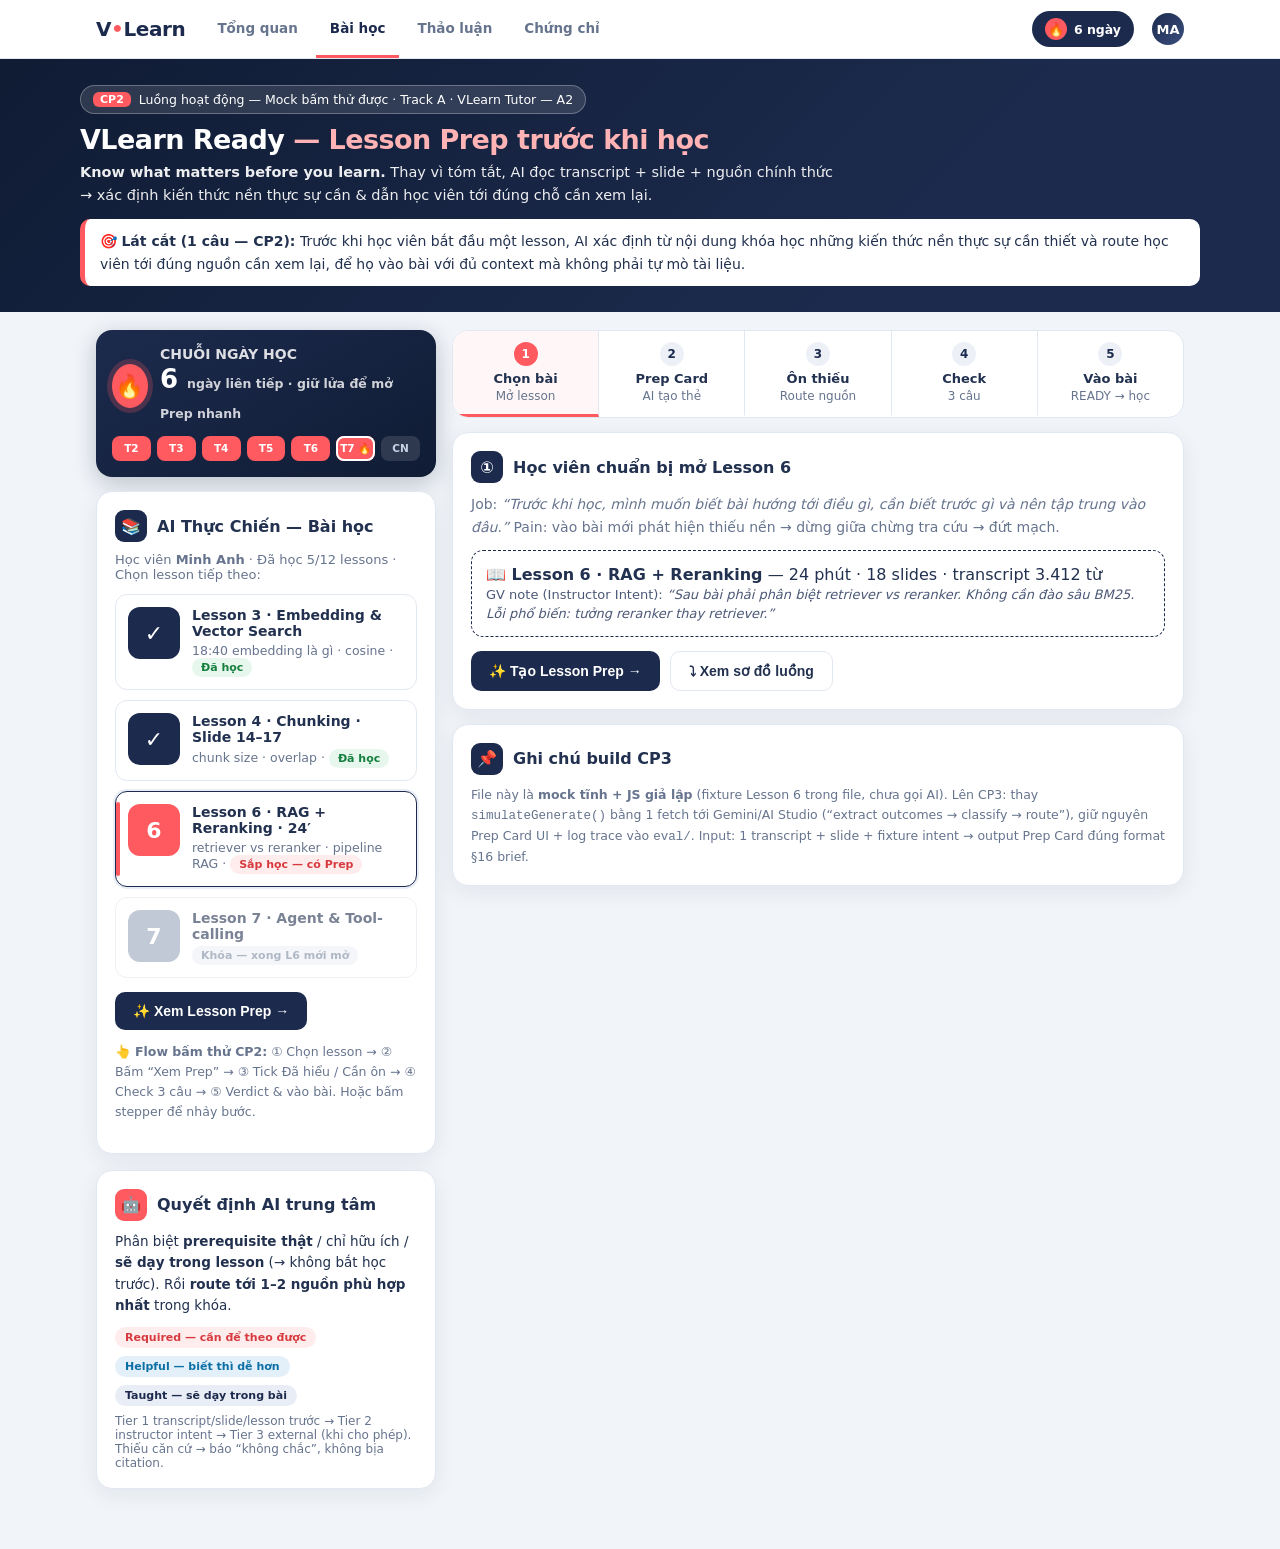
<file: vlearn-ready-cp2.html>
<!DOCTYPE html>
<html lang="vi">
<head>
<meta charset="UTF-8">
<meta name="viewport" content="width=device-width, initial-scale=1.0">
<title>VLearn Ready — CP2 · Luồng hoạt động (Mock bấm thử được)</title>
<style>
  :root{
    --navy:#1C2A4D; --navy2:#101C34; --navy-tint:#E9EEF6;
    --coral:#FF5A5F; --coral-d:#D63A3F; --coral-tint:#FFECEC;
    --bg:#F1F4F8; --card:#FFFFFF; --ink:#22314F; --muted:#66748E;
    --line:#E2E8F1; --ok:#16a34a; --ok-bg:#E7F7EE; --warn:#B45309; --warn-bg:#FFF4E0;
  }
  *{box-sizing:border-box}
  body{margin:0;font-family:"Inter","Segoe UI",system-ui,-apple-system,sans-serif;background:var(--bg);color:var(--ink)}
  a{color:var(--coral-d)}
  /* ===== VLearn top nav ===== */
  .vnav{background:var(--card);border-bottom:1px solid var(--line);position:sticky;top:0;z-index:50}
  .vnav .wrap{max-width:1120px;margin:0 auto;padding:0 16px;display:flex;align-items:center;gap:18px;height:58px}
  .logo{font-weight:900;font-size:20px;color:var(--navy);letter-spacing:-.02em;white-space:nowrap}
  .logo i{font-style:normal;color:var(--coral)}
  .tabs{display:flex;gap:4px;height:58px;flex:1;overflow-x:auto}
  .tabs span{display:flex;align-items:center;padding:0 14px;font-size:13.5px;font-weight:700;color:var(--muted);cursor:pointer;white-space:nowrap;border-bottom:3px solid transparent}
  .tabs span.on{color:var(--navy);border-bottom-color:var(--coral)}
  .streak-pill{display:flex;align-items:center;gap:7px;background:var(--navy);color:#fff;font-size:12.5px;font-weight:800;padding:7px 13px;border-radius:999px;white-space:nowrap}
  .streak-pill b{background:var(--coral);border-radius:50%;width:22px;height:22px;display:grid;place-items:center;font-size:13px}
  .avatar{width:32px;height:32px;border-radius:50%;background:linear-gradient(135deg,var(--navy),#3B4F7E);color:#fff;display:grid;place-items:center;font-weight:800;font-size:13px}
  /* ===== hero ===== */
  .hero{background:linear-gradient(135deg,var(--navy2),var(--navy) 70%);color:#fff;padding:26px 24px;}
  .hero .wrap{max-width:1120px;margin:0 auto}
  .badge{display:inline-flex;gap:8px;align-items:center;font-size:12.5px;background:rgba(255,255,255,.12);border:1px solid rgba(255,255,255,.28);padding:6px 12px;border-radius:999px}
  .badge i{font-style:normal;background:var(--coral);border-radius:6px;padding:1px 7px;font-weight:900;font-size:11px}
  .hero h1{margin:10px 0 6px;font-size:27px;letter-spacing:-.02em}
  .hero h1 em{font-style:normal;color:#FFB3B5}
  .hero p{margin:0;opacity:.92;max-width:760px;line-height:1.6;font-size:14.5px}
  .pitch{margin-top:12px;background:#fff;color:var(--ink);border-left:5px solid var(--coral);padding:11px 15px;border-radius:10px;font-size:14px;line-height:1.6}
  .layout{max-width:1120px;margin:18px auto 60px;padding:0 16px;display:grid;grid-template-columns:1fr;gap:16px}
  @media(min-width:980px){.layout{grid-template-columns:340px 1fr}}
  .card{background:var(--card);border:1px solid var(--line);border-radius:16px;box-shadow:0 6px 22px rgba(28,42,77,.07)}
  .pad{padding:18px}
  .secttl{display:flex;align-items:center;gap:10px;margin:0 0 10px;font-size:16px}
  .secttl .ic{width:32px;height:32px;border-radius:9px;background:var(--navy);color:#fff;display:grid;place-items:center;font-size:16px;flex:0 0 32px}
  .secttl .ic.coral{background:var(--coral)}
  /* ===== streak widget ===== */
  .streak{background:linear-gradient(150deg,var(--navy),var(--navy2));color:#fff;border-radius:16px;padding:16px;margin-bottom:14px;box-shadow:0 6px 22px rgba(28,42,77,.25)}
  .streak .fl{width:44px;height:44px;border-radius:50%;background:var(--coral);display:grid;place-items:center;font-size:23px;box-shadow:0 0 0 5px rgba(255,90,95,.22)}
  .streak h4{margin:0;font-size:14px;opacity:.85;font-weight:700}
  .streak .big{font-size:26px;font-weight:900;margin:2px 0}
  .streak .big small{font-size:12.5px;font-weight:600;opacity:.8}
  .week{display:flex;gap:6px;margin-top:10px}
  .week div{flex:1;text-align:center;font-size:10.5px;font-weight:800;border-radius:8px;padding:6px 0;background:rgba(255,255,255,.12);color:#C9D3E6}
  .week div.hit{background:var(--coral);color:#fff}
  .week div.today{outline:2px solid #fff;outline-offset:-2px}
  /* ===== stepper ===== */
  .steps{display:flex;margin:0;padding:0;list-style:none;overflow:hidden;border-radius:16px;border:1px solid var(--line);background:#fff;overflow-x:auto}
  .steps li{flex:1;min-width:120px;padding:11px 8px 9px;text-align:center;font-size:12px;color:var(--muted);cursor:pointer;border-right:1px solid var(--line);line-height:1.4;user-select:none;border-bottom:3px solid transparent}
  .steps li:last-child{border-right:0}
  .steps li .n{display:inline-grid;place-items:center;width:24px;height:24px;border-radius:50%;background:#EDF1F7;color:var(--navy);font-weight:900;font-size:12px;margin-bottom:4px}
  .steps li b{display:block;font-size:13px;color:var(--ink)}
  .steps li.active{border-bottom-color:var(--coral);background:#FFF7F7}
  .steps li.active .n{background:var(--coral);color:#fff}
  .steps li.done .n{background:var(--navy);color:#fff}
  /* ===== buttons ===== */
  .btn{display:inline-flex;align-items:center;gap:8px;border:0;border-radius:10px;padding:11px 18px;font-weight:800;font-size:14px;cursor:pointer}
  .btn-primary{background:var(--navy);color:#fff}
  .btn-primary:hover{background:var(--navy2)}
  .btn-accent{background:var(--coral);color:#fff}
  .btn-accent:hover{background:var(--coral-d)}
  .btn-ghost{background:var(--navy-tint);color:var(--navy)}
  .btn-line{background:#fff;border:1.5px solid var(--line);color:var(--ink)}
  .btn:disabled{opacity:.45;cursor:not-allowed}
  .btn-row{display:flex;gap:10px;flex-wrap:wrap;margin-top:14px}
  /* ===== lessons ===== */
  .lesson{display:flex;gap:12px;padding:12px;border:1.5px solid var(--line);border-radius:12px;margin-bottom:10px;cursor:pointer;background:#fff;position:relative}
  .lesson:hover{border-color:var(--navy)}
  .lesson.sel{border-color:var(--navy);box-shadow:0 0 0 2px var(--navy-tint)}
  .lesson.sel::before{content:"";position:absolute;left:0;top:10px;bottom:10px;width:4px;border-radius:4px;background:var(--coral)}
  .thumb{width:52px;height:52px;border-radius:12px;flex:0 0 52px;display:grid;place-items:center;font-size:22px;color:#fff;font-weight:900}
  .lesson h4{margin:0 0 4px;font-size:14px}
  .lesson p{margin:0;font-size:12.5px;color:var(--muted)}
  .tag{font-size:11px;font-weight:800;padding:3px 9px;border-radius:999px;display:inline-block}
  .tag.done{background:var(--ok-bg);color:#15803d}.tag.now{background:var(--coral-tint);color:var(--coral-d)}.tag.lock{background:#EDF1F7;color:#7C8AA0}
  /* ===== prep ===== */
  .prep-head{background:#fff;border:1.5px dashed var(--navy);border-radius:12px;padding:14px;margin-bottom:14px}
  .kpi{display:grid;grid-template-columns:repeat(3,1fr);gap:10px;margin:12px 0}
  .kpi div{background:#fff;border:1px solid var(--line);border-top:4px solid var(--navy);border-radius:12px;padding:10px;text-align:center}
  .kpi div:nth-child(3){border-top-color:var(--coral)}
  .kpi b{font-size:22px;display:block;color:var(--navy)}
  .kpi span{font-size:12px;color:var(--muted)}
  .bar{height:12px;background:var(--navy-tint);border-radius:999px;overflow:hidden;margin-top:8px}
  .bar i{display:block;height:100%;width:0;background:linear-gradient(90deg,var(--navy),var(--coral));transition:width .4s}
  .sec{border:1px solid var(--line);border-radius:12px;padding:14px;margin-bottom:12px;background:#fff}
  .sec h3{margin:0 0 8px;font-size:15px}
  .sec p.desc{margin:0 0 10px;font-size:13px;color:var(--muted);line-height:1.55}
  .prereq{border:1px solid var(--line);border-left:5px solid var(--navy);border-radius:12px;padding:12px;margin-bottom:10px;background:#fff}
  .prereq.r-req{border-left-color:var(--coral)}
  .prereq .row1{display:flex;gap:10px;align-items:flex-start;justify-content:space-between}
  .pill{font-size:11px;font-weight:800;padding:4px 10px;border-radius:999px;white-space:nowrap}
  .pill.req{background:var(--coral-tint);color:var(--coral-d)}
  .pill.help{background:#E3F0FA;color:#0B6FA4}
  .pill.taught{background:var(--navy-tint);color:var(--navy)}
  .src{margin-top:10px;background:#F7F9FC;border:1px solid var(--line);border-radius:10px;padding:10px;font-size:13px;display:none}
  .src.show{display:block}
  .checkrow{display:flex;gap:8px;margin-top:10px;flex-wrap:wrap}
  .mini{font-size:12.5px;padding:8px 13px;border-radius:999px;border:1.5px solid var(--line);background:#fff;cursor:pointer;font-weight:700;color:var(--ink)}
  .mini:hover{border-color:var(--navy)}
  .mini.on-ok{background:var(--ok-bg);border-color:var(--ok);color:#15803d}
  .mini.on-no{background:var(--warn-bg);border-color:var(--warn);color:var(--warn)}
  .conf{font-size:12px;color:var(--muted);margin-top:8px}
  /* ===== pipeline ===== */
  .pipe{display:flex;align-items:stretch;gap:4px;flex-wrap:wrap;margin:10px 0}
  .node{flex:1;min-width:128px;background:#fff;border:1.5px solid var(--line);border-radius:12px;padding:10px;text-align:center;font-size:12.5px}
  .node b{display:block;font-size:13px;margin-bottom:4px;color:var(--navy)}
  .node .e{font-size:20px}
  .node.active{border-color:var(--coral);background:#FFF7F7;box-shadow:0 0 0 2px var(--coral-tint)}
  .arrow{align-self:center;color:var(--coral);font-weight:900;font-size:18px}
  .skeleton{height:14px;border-radius:8px;background:linear-gradient(90deg,#E9EEF6,#D7E0EF,#E9EEF6);background-size:200% 100%;animation:sh 1.1s infinite linear;margin:8px 0}
  @keyframes sh{to{background-position:-200% 0}}
  /* ===== quiz ===== */
  .q{border:1px solid var(--line);border-radius:12px;padding:12px;margin-bottom:10px}
  .q h4{margin:0 0 8px;font-size:14px}
  .opt{display:block;width:100%;text-align:left;margin:6px 0;padding:10px 12px;border-radius:10px;border:1.5px solid var(--line);background:#fff;cursor:pointer;font-size:13.5px;color:var(--ink)}
  .opt:hover{border-color:var(--navy)}
  .opt.correct{border-color:var(--ok);background:#F0FDF4}
  .opt.wrong{border-color:var(--coral-d);background:#FFF1F1}
  .result{border-radius:12px;padding:14px;font-size:14px;line-height:1.6;display:none}
  .result.show{display:block}
  /* ===== flow diagram ===== */
  .flow{display:grid;gap:0}
  .frow{display:grid;grid-template-columns:46px 1fr;gap:12px;align-items:start;background:#fff;border:1px solid var(--line);border-radius:12px;padding:12px;margin-bottom:8px}
  .dot{width:46px;height:46px;border-radius:50%;display:grid;place-items:center;color:#fff;font-weight:900;font-size:18px;background:var(--navy)}
  .frow h4{margin:0 0 4px;font-size:14px}
  .frow h4 .go{color:var(--coral)}
  .frow p{margin:0;font-size:13px;color:#4B5876;line-height:1.55}
  .frow code{background:var(--navy-tint);color:var(--navy);padding:1px 7px;border-radius:6px;font-size:12px;font-weight:700}
  .farrow{text-align:center;color:var(--coral);font-size:20px;font-weight:900;line-height:1;margin:0}
  details{background:#fff;border:1px solid var(--line);border-radius:12px;padding:12px 14px;margin-bottom:10px}
  details summary{cursor:pointer;font-weight:800;font-size:14px;color:var(--navy)}
  details p, details li{font-size:13.5px;line-height:1.6;color:#3C4763}
  table.cmp{width:100%;border-collapse:collapse;font-size:13.5px}
  table.cmp th{background:var(--navy);color:#fff}
  table.cmp th,table.cmp td{text-align:left;padding:9px;border:1px solid var(--line)}
  table.cmp tr.hl{background:#FFF7F7}
  .footer-note{font-size:12.5px;color:var(--muted);line-height:1.6}
  .view{display:none}.view.show{display:block}
  .toast{position:fixed;right:16px;bottom:16px;background:var(--navy2);color:#fff;padding:12px 16px;border-radius:12px;font-size:13.5px;border-left:5px solid var(--coral);box-shadow:0 10px 30px rgba(0,0,0,.28);display:none;max-width:340px;z-index:99}
  @media(max-width:640px){.hero h1{font-size:21px}.kpi{grid-template-columns:1fr 1fr}.tabs{display:none}}
</style>
</head>
<body>

<!-- VLearn nav -->
<div class="vnav"><div class="wrap">
  <div class="logo">V<i>•</i>Learn</div>
  <div class="tabs"><span>Tổng quan</span><span class="on">Bài học</span><span>Thảo luận</span><span>Chứng chỉ</span></div>
  <div class="streak-pill"><b>🔥</b> 6 ngày</div>
  <div class="avatar">MA</div>
</div></div>

<div class="hero">
  <div class="wrap">
    <span class="badge"><i>CP2</i> Luồng hoạt động — Mock bấm thử được · Track A · VLearn Tutor — A2</span>
    <h1>VLearn Ready <em>— Lesson Prep trước khi học</em></h1>
    <p><b>Know what matters before you learn.</b> Thay vì tóm tắt, AI đọc transcript + slide + nguồn chính thức → xác định kiến thức nền thực sự cần &amp; dẫn học viên tới đúng chỗ cần xem lại.</p>
    <div class="pitch">🎯 <b>Lát cắt (1 câu — CP2):</b> Trước khi học viên bắt đầu một lesson, AI xác định từ nội dung khóa học những kiến thức nền thực sự cần thiết và route học viên tới đúng nguồn cần xem lại, để họ vào bài với đủ context mà không phải tự mò tài liệu.</div>
  </div>
</div>

<div class="layout">
  <!-- LEFT -->
  <div>
    <div class="streak">
      <div style="display:flex;gap:12px;align-items:center">
        <div class="fl">🔥</div>
        <div><h4>CHUỖI NGÀY HỌC</h4><div class="big">6 <small>ngày liên tiếp · giữ lửa để mở Prep nhanh</small></div></div>
      </div>
      <div class="week"><div class="hit">T2</div><div class="hit">T3</div><div class="hit">T4</div><div class="hit">T5</div><div class="hit">T6</div><div class="hit today">T7 🔥</div><div>CN</div></div>
    </div>

    <div class="card pad">
      <h3 class="secttl"><span class="ic">📚</span> AI Thực Chiến — Bài học</h3>
      <p style="margin:0 0 12px;font-size:13px;color:var(--muted)">Học viên <b>Minh Anh</b> · Đã học 5/12 lessons · Chọn lesson tiếp theo:</p>
      <div class="lesson" onclick="selectLesson(this,'l3')">
        <div class="thumb" style="background:var(--navy)">✓</div>
        <div><h4>Lesson 3 · Embedding &amp; Vector Search</h4><p>18:40 embedding là gì · cosine · <span class="tag done">Đã học</span></p></div>
      </div>
      <div class="lesson" onclick="selectLesson(this,'l4')">
        <div class="thumb" style="background:var(--navy)">✓</div>
        <div><h4>Lesson 4 · Chunking · Slide 14–17</h4><p>chunk size · overlap · <span class="tag done">Đã học</span></p></div>
      </div>
      <div class="lesson sel" onclick="selectLesson(this,'l6')">
        <div class="thumb" style="background:var(--coral)">6</div>
        <div><h4>Lesson 6 · RAG + Reranking · 24′</h4><p>retriever vs reranker · pipeline RAG · <span class="tag now">Sắp học — có Prep</span></p></div>
      </div>
      <div class="lesson" style="opacity:.6">
        <div class="thumb" style="background:#9AA6BC">7</div>
        <div><h4>Lesson 7 · Agent &amp; Tool-calling</h4><p><span class="tag lock">Khóa — xong L6 mới mở</span></p></div>
      </div>
      <div class="btn-row">
        <button class="btn btn-primary" onclick="goStep(2);simulateGenerate()">✨ Xem Lesson Prep →</button>
      </div>
      <p class="footer-note" style="margin-top:12px">👆 <b>Flow bấm thử CP2:</b> ① Chọn lesson → ② Bấm “Xem Prep” → ③ Tick Đã hiểu / Cần ôn → ④ Check 3 câu → ⑤ Verdict &amp; vào bài. Hoặc bấm stepper để nhảy bước.</p>
    </div>

    <div class="card pad" style="margin-top:16px">
      <h3 class="secttl"><span class="ic coral">🤖</span> Quyết định AI trung tâm</h3>
      <p style="font-size:13.5px;line-height:1.6;margin:0 0 10px">Phân biệt <b>prerequisite thật</b> / chỉ hữu ích / <b>sẽ dạy trong lesson</b> (→ không bắt học trước). Rồi <b>route tới 1–2 nguồn phù hợp nhất</b> trong khóa.</p>
      <div style="display:flex;gap:8px;flex-wrap:wrap">
        <span class="pill req">Required — cần để theo được</span>
        <span class="pill help">Helpful — biết thì dễ hơn</span>
        <span class="pill taught">Taught — sẽ dạy trong bài</span>
      </div>
      <div class="conf">Tier 1 transcript/slide/lesson trước → Tier 2 instructor intent → Tier 3 external (khi cho phép). Thiếu căn cứ → báo “không chắc”, không bịa citation.</div>
    </div>
  </div>

  <!-- RIGHT -->
  <div>
    <ol class="steps" id="stepper">
      <li data-s="1" class="active" onclick="goStep(1)"><span class="n">1</span><b>Chọn bài</b>Mở lesson</li>
      <li data-s="2" onclick="goStep(2)"><span class="n">2</span><b>Prep Card</b>AI tạo thẻ</li>
      <li data-s="3" onclick="goStep(3)"><span class="n">3</span><b>Ôn thiếu</b>Route nguồn</li>
      <li data-s="4" onclick="goStep(4)"><span class="n">4</span><b>Check</b>3 câu</li>
      <li data-s="5" onclick="goStep(5)"><span class="n">5</span><b>Vào bài</b>READY → học</li>
    </ol>

    <!-- VIEW 1 -->
    <div class="card pad view show" id="view-1" style="margin-top:14px">
      <h2 class="secttl"><span class="ic">①</span> Học viên chuẩn bị mở Lesson 6</h2>
      <p style="margin:0 0 12px;color:var(--muted);font-size:14px;line-height:1.6">Job: <i>“Trước khi học, mình muốn biết bài hướng tới điều gì, cần biết trước gì và nên tập trung vào đâu.”</i> Pain: vào bài mới phát hiện thiếu nền → dừng giữa chừng tra cứu → đứt mạch.</p>
      <div class="prep-head">
        <b>📖 Lesson 6 · RAG + Reranking</b> — 24 phút · 18 slides · transcript 3.412 từ<br>
        <span style="font-size:13px;color:#4B5876">GV note (Instructor Intent): <i>“Sau bài phải phân biệt retriever vs reranker. Không cần đào sâu BM25. Lỗi phổ biến: tưởng reranker thay retriever.”</i></span>
      </div>
      <div class="btn-row">
        <button class="btn btn-primary" onclick="goStep(2);simulateGenerate()">✨ Tạo Lesson Prep →</button>
        <button class="btn btn-line" onclick="goStep(5)">⤵ Xem sơ đồ luồng</button>
      </div>
    </div>

    <!-- VIEW 2 -->
    <div class="card pad view" id="view-2" style="margin-top:14px">
      <h2 class="secttl"><span class="ic coral">②</span> Lesson Prep Card <span class="tag now">AI tạo từ transcript + slide</span></h2>
      <p style="margin:0 0 10px;font-size:13px;color:var(--muted)">Pipeline mô phỏng (CP2 chưa cần AI thật — CP3 mới gọi AI thật):</p>
      <div class="pipe" id="pipe">
        <div class="node" data-p="1"><div class="e">📄</div><b>Transcript / Slide</b>Lesson 6 + intent</div><span class="arrow">➜</span>
        <div class="node" data-p="2"><div class="e">🧩</div><b>Extract</b>concepts &amp; outcomes</div><span class="arrow">➜</span>
        <div class="node" data-p="3"><div class="e">🏷</div><b>Classify</b>Required / Helpful / Taught</div><span class="arrow">➜</span>
        <div class="node" data-p="4"><div class="e">🔗</div><b>Route</b>rank 1–2 nguồn</div><span class="arrow">➜</span>
        <div class="node" data-p="5"><div class="e">🃏</div><b>Prep Card</b>hiển thị dưới</div>
      </div>
      <div id="genbox">
        <div class="skeleton" style="width:60%"></div><div class="skeleton"></div><div class="skeleton" style="width:80%"></div>
        <p style="font-size:13px;color:var(--muted)">⏳ Đang phân tích transcript… (<a href="#" onclick="showPrep(true);return false">bỏ qua → hiện Prep ngay</a>)</p>
      </div>

      <div id="prep" style="display:none">
        <div class="prep-head">
          <b>LESSON PREP · Lesson 6 — RAG + Reranking</b> · ⏱ Chuẩn ~5′ · <a href="#" onclick="toast('Đã chuyển Quick Prep ~2 phút: chỉ giữ 2 Required + 1 nguồn.');return false">Quick 2′</a> · <a href="#" onclick="toast('Đã chuyển Deep Prep ~12 phút: thêm slide + transcript đầy đủ.');return false">Deep 12′</a>
          <div class="kpi">
            <div><b>3</b><span>🎯 outcomes</span></div>
            <div><b id="kpi-pre">4</b><span>🧠 prerequisites</span></div>
            <div><b id="kpi-ready">0%</b><span>✅ sẵn sàng</span></div>
          </div>
          <div class="bar"><i id="readybar"></i></div>
        </div>

        <div class="sec">
          <h3>🎯 Sau bài này bạn nên có thể</h3>
          <p class="desc">Tối đa 2–3 outcomes — đối chiếu transcript + instructor intent.</p>
          <ol style="margin:0;padding-left:20px;font-size:14px;line-height:1.7">
            <li>Giải thích pipeline <b>RAG</b> (retrieve → rerank → generate).</li>
            <li>Phân biệt <b>retriever vs reranker</b> (vai trò, thứ tự, vì sao cần cả hai).</li>
            <li>Áp dụng <b>reranking</b> khi top-k kết quả nhiễu.</li>
          </ol>
        </div>

        <div class="sec">
          <h3>🧠 Nên biết trước — tick tự đánh giá</h3>
          <p class="desc">Bấm từng thẻ để mở nguồn. Tick <b>Đã hiểu / Cần ôn</b> để cập nhật % sẵn sàng.</p>

          <div class="prereq r-req" id="pr-a">
            <div class="row1"><b>1 · Embedding vector</b><span class="pill req">Required</span></div>
            <div style="font-size:13px;color:#4B5876;margin-top:6px">Bài dùng embedding để giảng dense retrieval từ phút 02:10 mà <b>không định nghĩa lại</b> → thiếu là không theo được. <i>Confidence: cao (L6:02:10 + L3).</i></div>
            <div class="checkrow">
              <button class="mini" onclick="toggleSrc('src-a')">📚 Xem nguồn (1)</button>
              <button class="mini" id="ok-a" onclick="mark('a',true)">✅ Đã hiểu</button>
              <button class="mini" id="no-a" onclick="mark('a',false)">🔁 Cần ôn</button>
            </div>
            <div class="src" id="src-a">📚 <b>Route tốt nhất:</b> Lesson 3 · đoạn <b>18:40</b> “embedding là gì + cosine” (2′) → <button class="btn btn-ghost" style="padding:6px 10px;font-size:12.5px" onclick="openSource('Lesson 3 · 18:40 — Embedding là gì')">▶ Mở preview</button> <button class="btn btn-line" style="padding:6px 10px;font-size:12.5px" onclick="goStep(3)">Trang ôn →</button><br><span class="conf">Cùng khóa (Tier 1), đúng đoạn định nghĩa, ngắn nhất. Không dẫn web ngoài.</span></div>
          </div>

          <div class="prereq r-req" id="pr-b">
            <div class="row1"><b>2 · Chunking (size / overlap)</b><span class="pill req">Required</span></div>
            <div style="font-size:13px;color:#4B5876;margin-top:6px">Slide 6 giả định chunk 500 tokens / overlap 50 — bài không giảng lại. <i>Confidence: cao (L6-06 + L4 14–17).</i></div>
            <div class="checkrow">
              <button class="mini" onclick="toggleSrc('src-b')">📚 Xem nguồn (1)</button>
              <button class="mini" id="ok-b" onclick="mark('b',true)">✅ Đã hiểu</button>
              <button class="mini" id="no-b" onclick="mark('b',false)">🔁 Cần ôn</button>
            </div>
            <div class="src" id="src-b">📚 <b>Route tốt nhất:</b> Lesson 4 · <b>Slide 14–17</b> chunking (3′) → <button class="btn btn-ghost" style="padding:6px 10px;font-size:12.5px" onclick="openSource('Lesson 4 · Slide 14–17 — Chunking')">▶ Mở preview</button> <button class="btn btn-line" style="padding:6px 10px;font-size:12.5px" onclick="goStep(3)">Trang ôn →</button></div>
          </div>

          <div class="prereq" id="pr-c">
            <div class="row1"><b>3 · Cosine similarity / Vector DB</b><span class="pill help">Helpful</span></div>
            <div style="font-size:13px;color:#4B5876;margin-top:6px">Biết trước thì hiểu nhanh top-k, không biết vẫn theo được (bài có ví dụ trực quan). <i>Confidence: trung bình.</i></div>
            <div class="checkrow">
              <button class="mini" onclick="toggleSrc('src-c')">📚 Xem nguồn (1)</button>
              <button class="mini" id="ok-c" onclick="mark('c',true)">✅ Đã hiểu</button>
              <button class="mini" id="no-c" onclick="mark('c',false)">🔁 Cần ôn</button>
            </div>
            <div class="src" id="src-c">📚 <b>Gợi ý:</b> Lesson 3 · slide “cosine trực quan” (1′). Bỏ qua cũng được — không chặn vào bài.</div>
          </div>

          <div class="prereq" id="pr-d">
            <div class="row1"><b>4 · Reranking (cross-encoder)</b><span class="pill taught">Taught-in-lesson</span></div>
            <div style="font-size:13px;color:#4B5876;margin-top:6px">Xuất hiện 11 lần nhưng <b>được dạy kỹ từ phút 09:00</b> → <b>không cần học trước</b>. AI cố tình <i>không</i> gắn Required (tránh bắt học thừa — hard test #2).</div>
            <div class="checkrow">
              <button class="mini" onclick="toast('Đúng rồi — concept này sẽ được dạy trong bài, cứ vào học, không cần ôn trước.')">ℹ Vì sao không cần ôn?</button>
            </div>
          </div>
        </div>

        <div class="sec">
          <h3>⚠️ Điểm nên chú ý</h3>
          <ul style="margin:0;padding-left:20px;font-size:14px;line-height:1.7">
            <li>Dễ nhầm <b>retriever vs reranker</b> — retriever lọc nhanh top-50, reranker xếp lại top-5 (GV nhấn mạnh).</li>
            <li>Dependency: <b>chunking xấu → retrieval xấu</b> dù reranker tốt.</li>
            <li>Misconception cohort trước: <i>“reranker thay được retriever”</i> — sai, bài phút 14:20 giải thích.</li>
          </ul>
        </div>

        <div class="btn-row">
          <button class="btn btn-accent" onclick="goStep(3)">📚 Sang Bước 3 · Ôn phần thiếu ➜</button>
          <button class="btn btn-line" onclick="goStep(4)">⏭ Bỏ qua → Check luôn</button>
        </div>
      </div>
    </div>

    <!-- VIEW 3 -->
    <div class="card pad view" id="view-3" style="margin-top:14px">
      <h2 class="secttl"><span class="ic coral">③</span> Ôn đúng chỗ thiếu (route 1–2 nguồn)</h2>
      <p style="margin:0 0 12px;font-size:14px;color:var(--muted);line-height:1.6"><b>Không đổ link</b> — mỗi prerequisite thiếu chỉ route tới <b>1 nguồn phù hợp nhất</b> (lesson trước → slide → timestamp → tài liệu GV). Không tìm thấy → nói rõ, không bịa citation.</p>
      <div class="sec">
        <h3>▶ Preview nguồn — <span id="src-title">Lesson 3 · 18:40 — Embedding là gì</span></h3>
        <div style="background:var(--navy2);color:#E7ECF5;border-radius:12px;padding:14px;font-size:13.5px;line-height:1.7" id="src-body">
          <b style="color:var(--coral)">[18:40]</b> “…embedding là cách biến một đoạn text thành một vector số, sao cho hai câu <i>gần nghĩa</i> thì vector <i>gần nhau</i>. Đo bằng <b>cosine similarity</b>…”<br>
          <span style="opacity:.7">— Transcript Lesson 3 (Tier 1 · source of truth). Xem xong bấm “Đã hiểu” để cập nhật readiness.</span>
        </div>
        <div class="checkrow">
          <button class="mini" onclick="openSource('Lesson 3 · 18:40 — Embedding là gì')">🎬 Transcript 18:40</button>
          <button class="mini" onclick="openSource('Lesson 4 · Slide 14–17 — Chunking')">📊 Slide 14–17</button>
          <button class="mini" onclick="openSource('Instructor note — retriever vs reranker')">📝 Note giảng viên</button>
          <button class="mini" id="src-done" onclick="mark('a',true);toast('Đã đánh dấu Embedding → Đã hiểu. Quay lại Prep để xem % tăng.')">✅ Xem xong — Đã hiểu</button>
        </div>
      </div>
      <div class="sec">
        <h3>🛡 Hành vi khi thiếu căn cứ (hard tests)</h3>
        <ul style="margin:0;padding-left:20px;font-size:13.5px;line-height:1.7">
          <li>Transcript thiếu căn cứ → <b>không bịa prerequisite</b>, hiện “chưa đủ căn cứ”.</li>
          <li>Concept được giảng ngay trong bài → gắn <b>Taught-in-lesson</b>, không ép học trước.</li>
          <li>Không có nguồn review → nói <b>“không tìm thấy trong khóa học”</b>, không tạo citation giả.</li>
          <li>Intent GV ≠ suy luận AI → <b>ưu tiên intent + source chính thức</b>.</li>
        </ul>
        <button class="btn btn-line" style="margin-top:10px" onclick="toast('VD: hỏi “tài liệu ngoài về BM25 nâng cao” → AI: Ngoài phạm vi khóa học, mình chỉ có slide L6-09 + transcript 11:05. Mở 2 nguồn này?')">🧪 Thử: hỏi ngoài phạm vi ➜</button>
      </div>
      <div class="btn-row">
        <button class="btn btn-ghost" onclick="goStep(2)">← Quay lại Prep</button>
        <button class="btn btn-primary" onclick="goStep(4)">Sẵn sàng → Check 3 câu →</button>
      </div>
    </div>

    <!-- VIEW 4 -->
    <div class="card pad view" id="view-4" style="margin-top:14px">
      <h2 class="secttl"><span class="ic">④</span> Readiness Check (3 câu · ~1 phút)</h2>
      <p style="margin:0 0 12px;font-size:14px;color:var(--muted)">Từ Prep chung → adaptive: phân loại <b>READY / PARTIALLY / NOT READY</b> và gợi ý review đúng chỗ.</p>
      <div class="q" id="q1">
        <h4>C1 · Hai câu gần nghĩa thì embedding của chúng…?</h4>
        <button class="opt" onclick="answer(1,false,this)">A · Xa nhau, cosine ≈ −1</button>
        <button class="opt" onclick="answer(1,true,this)">B · Gần nhau, cosine cao ✓ (Lesson 3 · 18:40)</button>
        <button class="opt" onclick="answer(1,false,this)">C · Không liên quan tới nhau</button>
      </div>
      <div class="q" id="q2">
        <h4>C2 · Chunk overlap 50 tokens để làm gì?</h4>
        <button class="opt" onclick="answer(2,false,this)">A · Giảm dung lượng lưu trữ</button>
        <button class="opt" onclick="answer(2,true,this)">B · Giữ mạch ngữ cảnh giữa 2 chunk ✓ (Slide L4 14–17)</button>
        <button class="opt" onclick="answer(2,false,this)">C · Thay thế reranker</button>
      </div>
      <div class="q" id="q3">
        <h4>C3 · Reranker đứng ở đâu trong pipeline RAG?</h4>
        <button class="opt" onclick="answer(3,false,this)">A · Thay retriever, chạy đầu tiên</button>
        <button class="opt" onclick="answer(3,false,this)">B · Chạy sau generator để sửa câu trả lời</button>
        <button class="opt" onclick="answer(3,true,this)">C · Sau retriever (top-50 → top-5) rồi mới generate ✓ (dạy kỹ L6-09:00)</button>
      </div>
      <div class="result" id="quiz-result"></div>
      <div class="btn-row">
        <button class="btn btn-line" onclick="resetQuiz()">↺ Làm lại</button>
        <button class="btn btn-accent" id="to-step5" disabled onclick="goStep(5)">Xem verdict &amp; vào bài ➜</button>
      </div>
    </div>

    <!-- VIEW 5 -->
    <div class="card pad view" id="view-5" style="margin-top:14px">
      <h2 class="secttl"><span class="ic coral">⑤</span> Verdict &amp; Sơ đồ luồng nộp CP2</h2>
      <div class="result show" id="verdict" style="background:#FFF7F7;border:1.5px solid var(--coral)">
        <b>🟡 PARTIALLY READY → REVIEW 4 PHÚT → VÀO BÀI.</b><br>
        <span id="verdict-detail">Ôn nhanh <b>Embedding (L3 · 18:40)</b> rồi vào Lesson 6 — phần Reranking sẽ được dạy trong bài.</span>
        <div class="btn-row"><button class="btn btn-primary" onclick="toast('🎬 Đang mở Lesson 6 · RAG + Reranking… (mock — tới đây là hết flow CP2!)')">▶ Vào khóa học · Lesson 6</button></div>
      </div>
      <h3 style="margin-top:16px">🗺 Sơ đồ luồng hoạt động (chụp màn hình nộp CP2)</h3>
      <div class="flow">
        <div class="frow"><div class="dot">1</div><div><h4>Học viên mở lesson mới <span class="go">➜</span></h4><p>Thấy nút <code>✨ Chuẩn bị trước bài</code> ngay dưới tiêu đề Lesson 6. Không cần gõ gì.</p></div></div>
        <p class="farrow">▼</p>
        <div class="frow"><div class="dot">2</div><div><h4>AI tạo Prep Card <span class="go">➜</span></h4><p><code>transcript + slide + instructor intent</code> → outcomes → phát hiện prerequisite → <b>classify Required / Helpful / Taught</b> → rank nguồn Tier 1.</p></div></div>
        <p class="farrow">▼</p>
        <div class="frow"><div class="dot">3</div><div><h4>Học viên tick Đã hiểu / Cần ôn <span class="go">➜</span></h4><p>Mỗi prerequisite mở được <b>1–2 nguồn route</b> (lesson / slide / timestamp). Thanh readiness cập nhật live.</p></div></div>
        <p class="farrow">▼</p>
        <div class="frow"><div class="dot">4</div><div><h4>Readiness Check 3 câu <span class="go">➜</span></h4><p>→ <code>READY</code> vào thẳng · <code>PARTIALLY</code> review 1 concept ~4′ · <code>NOT READY</code> học prerequisite trước.</p></div></div>
        <p class="farrow">▼</p>
        <div class="frow"><div class="dot">5</div><div><h4>Vào bài + Learning Contract</h4><p>Trước bài chốt <code>X, Y, Z phải làm được</code> → sau bài AI kiểm lại → gap còn lại thành prep bài sau (learning loop).</p></div></div>
      </div>
      <h3>📋 3 candidate — vì sao chọn Prep?</h3>
      <div style="overflow:auto"><table class="cmp">
        <tr><th>Candidate</th><th>Job</th><th>AI decision</th><th>Chốt</th></tr>
        <tr><td>Lesson Preview</td><td>Biết bài sắp học gì</td><td>Chọn outcomes quan trọng</td><td>Dễ thành summarization</td></tr>
        <tr class="hl"><td><b>Prerequisite Prep ⭐</b></td><td>Biết cần chuẩn bị gì</td><td>Phân biệt prerequisite vs concept được dạy</td><td><b>Hướng core hiện tại</b></td></tr>
        <tr><td>Readiness Check</td><td>Biết mình đủ nền chưa</td><td>Đánh giá gap từng người</td><td>Cá nhân hóa mạnh → để scale-up</td></tr>
      </table></div>
      <details style="margin-top:12px" open><summary>✅ Checklist nộp CP2 (21:00 · 16/9)</summary>
        <ul><li>Nộp <b>1 trong 3</b>: file mock bấm được này <i>hoặc</i> ảnh chụp sơ đồ luồng <i>hoặc</i> video quay màn hình 5 bước.</li><li>Chưa cần AI chạy thật — CP3 mới cần ≥1 AI call + video 30s + số đo.</li><li>Đội trưởng nộp 1 form cho cả nhóm, đúng mã HV đã dùng ở CP1.</li></ul>
      </details>
      <div class="btn-row"><button class="btn btn-ghost" onclick="goStep(1)">↺ Chạy lại flow từ đầu</button></div>
    </div>

    <div class="card pad" style="margin-top:14px">
      <h3 class="secttl"><span class="ic">📌</span> Ghi chú build CP3</h3>
      <p class="footer-note" style="margin:0">File này là <b>mock tĩnh + JS giả lập</b> (fixture Lesson 6 trong file, chưa gọi AI). Lên CP3: thay <code>simulateGenerate()</code> bằng 1 fetch tới Gemini/AI Studio (“extract outcomes → classify → route”), giữ nguyên Prep Card UI + log trace vào <code>eval/</code>. Input: 1 transcript + slide + fixture intent → output Prep Card đúng format §16 brief.</p>
    </div>
  </div>
</div>

<div class="toast" id="toast"></div>

<script>
let state={a:null,b:null,c:null};
let score={correct:0,done:{1:false,2:false,3:false}};
function goStep(n){
  document.querySelectorAll('.view').forEach(v=>v.classList.remove('show'));
  document.getElementById('view-'+n).classList.add('show');
  document.querySelectorAll('#stepper li').forEach(li=>{
    const s=+li.dataset.s;
    li.classList.toggle('active',s===n);
  });
  window.scrollTo({top:0,behavior:'smooth'});
}
function selectLesson(el,id){
  document.querySelectorAll('.lesson').forEach(l=>l.classList.remove('sel'));
  el.classList.add('sel');
  if(id!=='l6'){toast('Mock CP2 chỉ build flow cho Lesson 6 (có Prep). Lesson này chưa có fixture.');return;}
}
function simulateGenerate(){
  document.getElementById('genbox').style.display='block';
  document.getElementById('prep').style.display='none';
  const nodes=document.querySelectorAll('#pipe .node');
  nodes.forEach(n=>n.classList.remove('active'));
  let i=0;
  const t=setInterval(()=>{
    if(i>0)nodes[i-1].classList.remove('active');
    if(i>=nodes.length){clearInterval(t);showPrep(false);return;}
    nodes[i].classList.add('active');i++;
  },450);
}
function showPrep(skip){
  document.getElementById('genbox').style.display='none';
  document.getElementById('prep').style.display='block';
  document.querySelectorAll('#pipe .node').forEach(n=>n.classList.add('active'));
  if(!skip)toast('✅ Prep Card đã sẵn sàng — tick Đã hiểu / Cần ôn từng prerequisite.');
  updateReady();
}
function toggleSrc(id){
  document.getElementById(id).classList.toggle('show');
}
const SOURCES={
  'Lesson 3 · 18:40 — Embedding là gì':'<b style="color:var(--coral)">[18:40]</b> “…embedding là cách biến một đoạn text thành một vector số, sao cho hai câu <i>gần nghĩa</i> thì vector <i>gần nhau</i>. Đo bằng <b>cosine similarity</b>…”<br><span style="opacity:.7">— Transcript Lesson 3 (Tier 1). Ngắn gọn 2 phút, đúng đoạn định nghĩa.</span>',
  'Lesson 4 · Slide 14–17 — Chunking':'<b style="color:var(--coral)">[Slide 14–17]</b> Chunk 500 tokens / overlap 50 · minh họa đứt mạch khi overlap = 0 · rule: câu hỏi cần cross-chunk → tăng overlap.<br><span style="opacity:.7">— Slide Lesson 4 (Tier 1). Xem 3 phút là đủ nền cho L6-06.</span>',
  'Instructor note — retriever vs reranker':'<b style="color:var(--coral)">[GV note]</b> “Sau bài phải phân biệt retriever vs reranker. Không đào sâu BM25. Sai lầm phổ biến: tưởng reranker thay retriever.”<br><span style="opacity:.7">— Instructor Intent (Tier 2) · ưu tiên khi khác suy luận AI.</span>'
};
function openSource(name){
  document.getElementById('src-title').textContent=name;
  document.getElementById('src-body').innerHTML=SOURCES[name]||name;
  if(!document.getElementById('view-3').classList.contains('show'))goStep(3);
}
function mark(k,val){
  state[k]=val;
  ['a','b','c'].forEach(x=>{
    const ok=document.getElementById('ok-'+x),no=document.getElementById('no-'+x);
    if(!ok) return;
    ok.classList.toggle('on-ok',state[x]===true);
    no.classList.toggle('on-no',state[x]===false);
  });
  updateReady();
}
function updateReady(){
  const vals=[state.a,state.b,state.c];
  const known=vals.filter(v=>v===true).length;
  const pct=Math.round(known/3*100);
  document.getElementById('kpi-ready').textContent=pct+'%';
  document.getElementById('readybar').style.width=pct+'%';
  const d=document.getElementById('verdict-detail');
  if(d){
    if(pct===100)d.innerHTML='<b>🟢 READY → vào thẳng Lesson 6.</b> Nền đã đủ, phần Reranking sẽ học trong bài.';
    else if(pct>=34)d.innerHTML='Bạn đã vững '+known+'/3 nền tảng. Ôn nhanh <b>Embedding (L3 · 18:40)</b> rồi vào Lesson 6 — phần Reranking sẽ được dạy trong bài.';
    else d.innerHTML='Bạn đang thiếu nhiều nền. Ôn <b>Embedding (L3·18:40)</b> + <b>Chunking (L4·Slide 14–17)</b> (~5 phút) rồi làm Check lại.';
  }
}
function answer(q,ok,btn){
  if(score.done[q])return;
  score.done[q]=true;
  const box=document.getElementById('q'+q);
  box.querySelectorAll('.opt').forEach(o=>o.disabled=true);
  if(ok){btn.classList.add('correct');score.correct++;}
  else{btn.classList.add('wrong');box.querySelectorAll('.opt').forEach(o=>{if(o.textContent.includes('✓'))o.classList.add('correct');});}
  const n=Object.values(score.done).filter(Boolean).length;
  if(n===3)finishQuiz();
}
function finishQuiz(){
  const r=document.getElementById('quiz-result');
  r.classList.add('show');
  let html='';
  if(score.correct===3){r.style.cssText='display:block;background:#E7F7EE;border:1.5px solid #16a34a';html='<b>🟢 READY — vào thẳng Lesson 6!</b> 3/3 đúng. Không cần ôn thêm.';}
  else if(score.correct===2){r.style.cssText='display:block;background:#FFF4E0;border:1.5px solid #B45309';html='<b>🟡 PARTIALLY READY — review 1 concept ~4 phút.</b> Đúng 2/3. Mở lại nguồn của câu sai ở Bước 3 rồi vào bài.';}
  else{r.style.cssText='display:block;background:#FFECEC;border:1.5px solid #D63A3F';html='<b>🔴 NOT READY — học prerequisite trước.</b> Đúng '+score.correct+'/3. Ôn Embedding (L3·18:40) + Chunking (L4·Slide 14–17) rồi làm lại.';}
  r.innerHTML=html;
  document.getElementById('to-step5').disabled=false;
  updateReady();
  toast('Đã chấm Readiness Check: '+score.correct+'/3. Bấm “Xem verdict & vào bài”.');
}
function resetQuiz(){
  score={correct:0,done:{1:false,2:false,3:false}};
  document.querySelectorAll('.opt').forEach(o=>{o.classList.remove('correct','wrong');o.disabled=false;});
  const r=document.getElementById('quiz-result');r.classList.remove('show');r.innerHTML='';
  document.getElementById('to-step5').disabled=true;
}
let toastT;
function toast(msg){
  const t=document.getElementById('toast');t.textContent=msg;t.style.display='block';
  clearTimeout(toastT);toastT=setTimeout(()=>t.style.display='none',3200);
}
</script>
</body>
</html>
</file>
